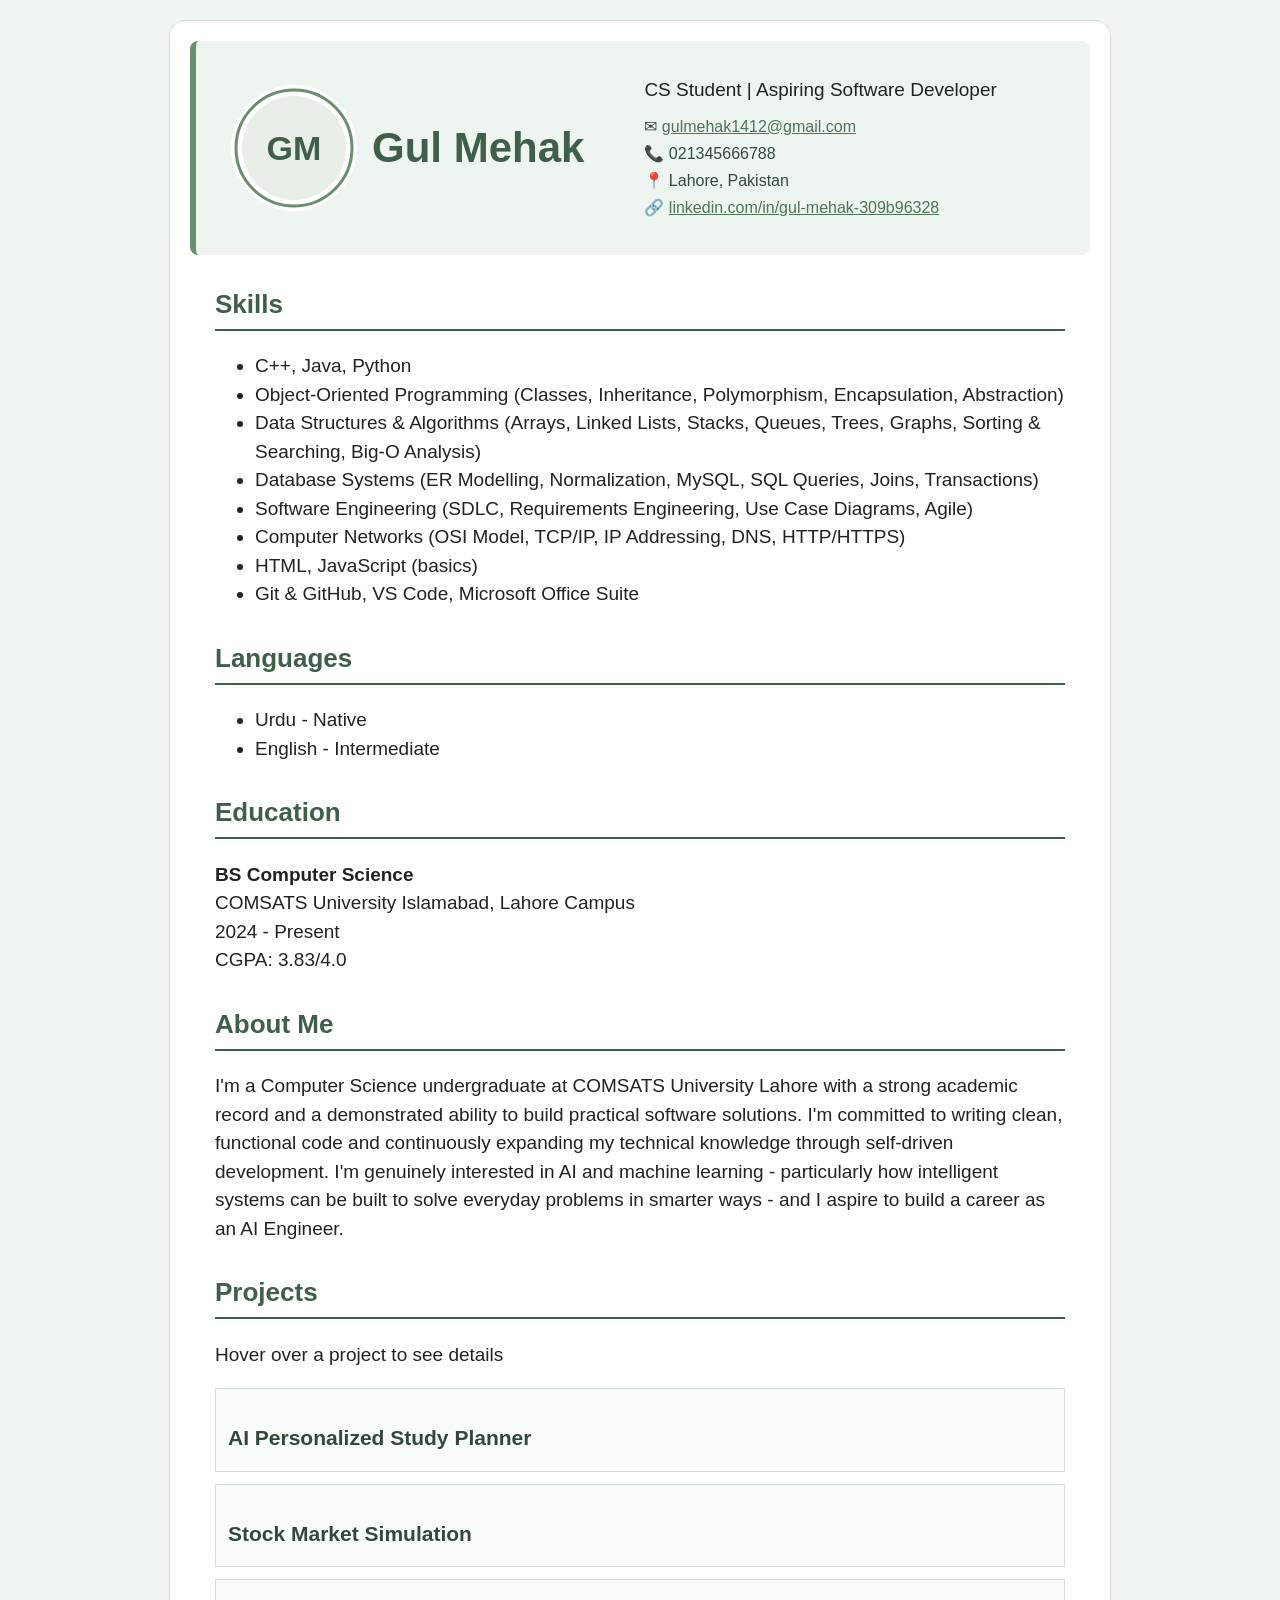
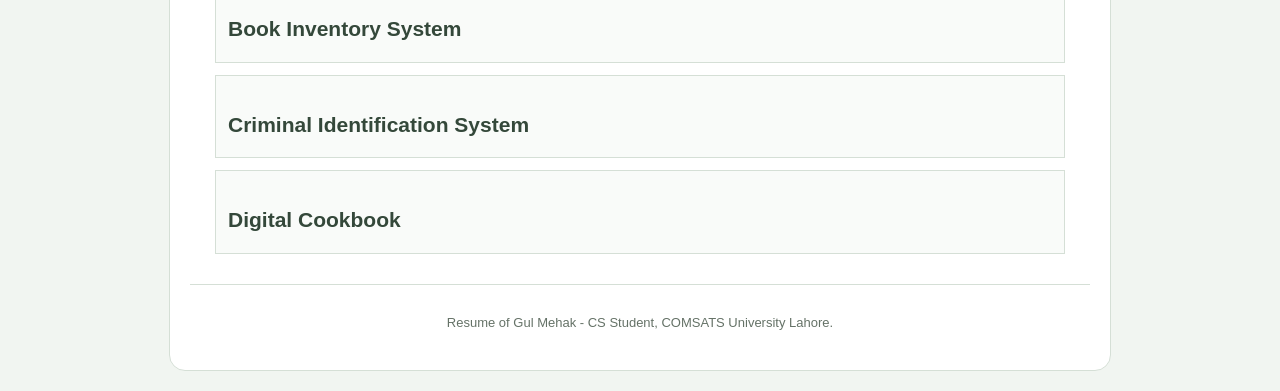
<file: assignment-1/index.html>
<!DOCTYPE html>
<html lang="en">
<head>
  <meta charset="UTF-8">
  <meta name="viewport" content="width=device-width, initial-scale=1.0">
  <title>Gul Mehak - Resume</title>
  <link rel="stylesheet" href="style.css">
</head>
<body>

  <div class="resume">

<header class="header">

  <div class="avatar-wrap">
    <svg class="avatar" viewBox="0 0 120 120" role="img" aria-label="Avatar with initials G M">
      <circle cx="60" cy="60" r="58" class="avatar-ring"></circle>
      <circle cx="60" cy="60" r="52" class="avatar-fill"></circle>
      <text x="60" y="72" text-anchor="middle" class="avatar-initials">GM</text>
    </svg>
  </div>

  <div class="header-text">

    <div class="name-title">

      <h1>Gul Mehak</h1>

      <div class="title-and-contact">

        <p class="job-title">CS Student | Aspiring Software Developer</p>

        <ul class="contact-list">
          <li>✉ <a href="mailto:gulmehak1412@gmail.com">gulmehak1412@gmail.com</a></li>
          <li>📞 021345666788</li>
          <li>📍 Lahore, Pakistan</li>
          <li>🔗 <a href="https://www.linkedin.com/in/gul-mehak-309b96328">linkedin.com/in/gul-mehak-309b96328</a></li>
        </ul>

      </div>

    </div>

  </div>

</header>

    <section class="section">
      <h2>Skills</h2>
      <ul>
        <li>C++, Java, Python</li>
        <li>Object-Oriented Programming (Classes, Inheritance, Polymorphism, Encapsulation, Abstraction)</li>
        <li>Data Structures &amp; Algorithms (Arrays, Linked Lists, Stacks, Queues, Trees, Graphs, Sorting &amp; Searching, Big-O Analysis)</li>
        <li>Database Systems (ER Modelling, Normalization, MySQL, SQL Queries, Joins, Transactions)</li>
        <li>Software Engineering (SDLC, Requirements Engineering, Use Case Diagrams, Agile)</li>
        <li>Computer Networks (OSI Model, TCP/IP, IP Addressing, DNS, HTTP/HTTPS)</li>
        <li>HTML, JavaScript (basics)</li>
        <li>Git &amp; GitHub, VS Code, Microsoft Office Suite</li>
      </ul>
    </section>

    <section class="section">
      <h2>Languages</h2>
      <ul>
        <li>Urdu - Native</li>
        <li>English - Intermediate</li>
      </ul>
    </section>

    <section class="section">
      <h2>Education</h2>
      <p>
        <strong>BS Computer Science</strong><br>
        COMSATS University Islamabad, Lahore Campus<br>
        2024 - Present<br>
        CGPA: 3.83/4.0
      </p>
    </section>

    <section class="section">
      <h2>About Me</h2>
      <p>
        I'm a Computer Science undergraduate at COMSATS University Lahore with a strong
        academic record and a demonstrated ability to build practical software solutions.
        I'm committed to writing clean, functional code and continuously expanding my
        technical knowledge through self-driven development. I'm genuinely interested in
        AI and machine learning - particularly how intelligent systems can be built to
        solve everyday problems in smarter ways - and I aspire to build a career as an
        AI Engineer.
      </p>
    </section>

    <section class="section">
      <h2>Projects</h2>
<p class="hover-hint">Hover over a project to see details</p>

<div class="entry">

    <h3>AI Personalized Study Planner</h3>
    <div class="project-description">
          <p>A smart study planner that takes a student's subjects, deadlines, and daily availability and builds a tailored schedule around them, using the ChatGPT API to power the recommendation engine.</p>
    <p class="tech">Technologies: Python</p>
    </div>
</div>

      <div class="entry">

        <h3>Stock Market Simulation</h3>    
        <div class="project-description">
                  <p>Simulates a live trading environment where users can buy and sell stocks, monitor prices, and track their portfolio through a GUI, using queues and hash maps to handle real-time updates.</p>
        <p class="tech">Technologies: Java, JavaFX, Data Structures</p>

        </div>
      </div>

      <div class="entry">

        <h3>Book Inventory System</h3>
        <div class="project-description">
                  <p>A database-backed system to manage a library's full book catalog, structured using ER modelling and normalization to keep queries fast and data consistent.</p>
        <p class="tech">Technologies: MySQL, SQL, Database Design</p>
        </div>


      </div>

      <div class="entry">
       
        <h3>Criminal Identification System</h3></summary>
        <div class="project-description">
        <p>A face-detection tool that scans a live feed, matches faces against a stored database, and pulls up the corresponding criminal record, with form-display functionality for officers.</p>
        <p class="tech">Technologies: Java, OpenCV, JavaFX</p>
        </div>
      </div>

      <div class="entry">
        <h3>Digital Cookbook</h3>
        <div class="project-description">
                  <p>A desktop app for managing recipes, where users can add, edit, and search through their collection with a straightforward interface.</p>
        <p class="tech">Technologies: C++</p>
        </div>
      </div>
    </section>

    <footer class="footer">
      <p>Resume of Gul Mehak - CS Student, COMSATS University Lahore.</p>
    </footer>

  </div>

</body>
</html>
</file>
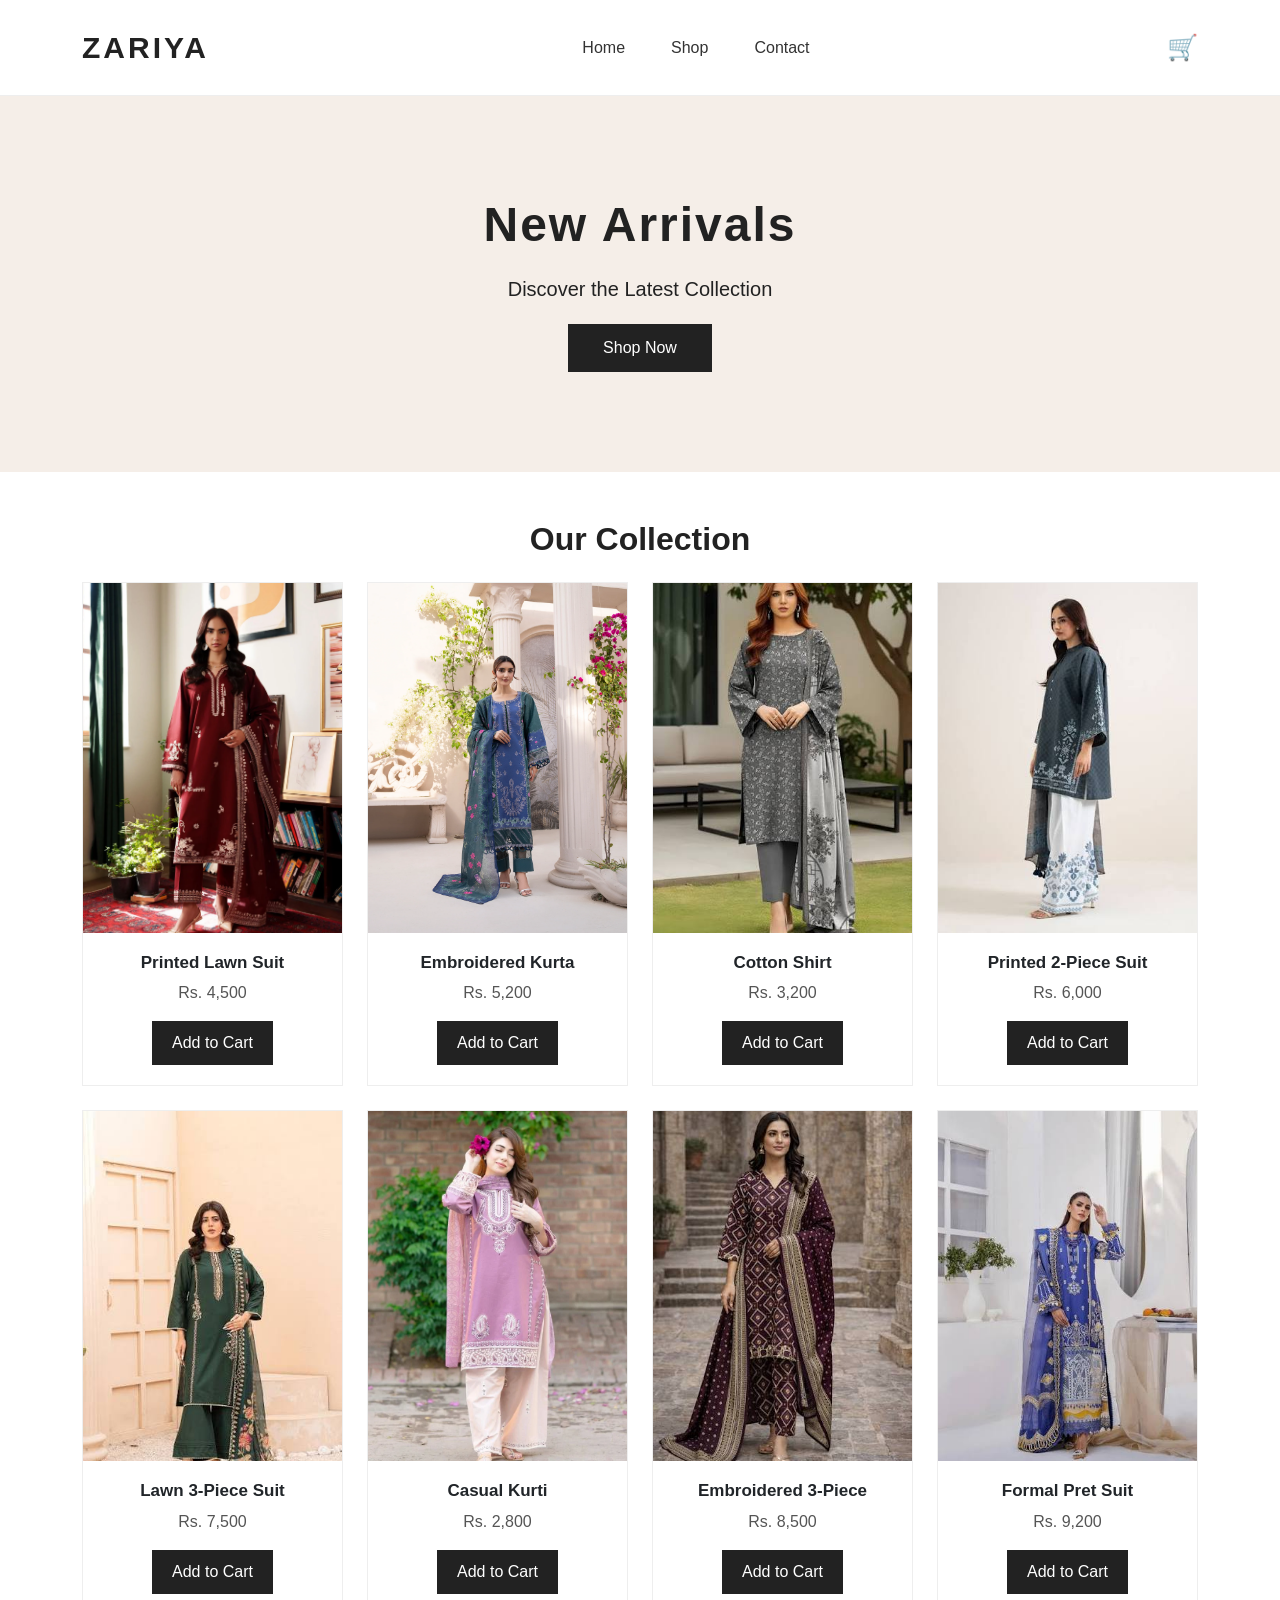
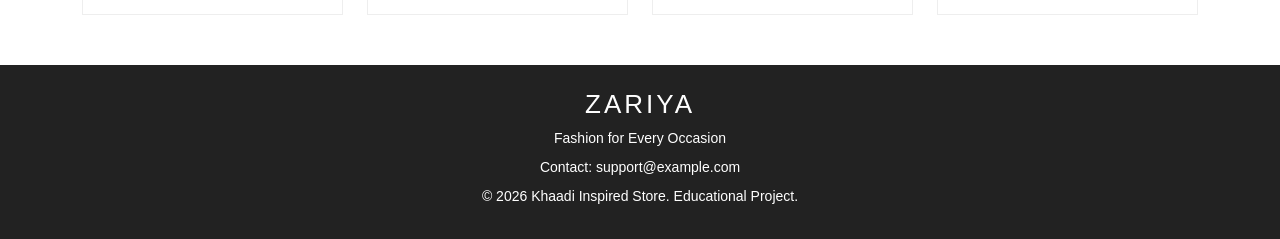
<file: assignment-2/index.html>
<!DOCTYPE html>
<html lang="en">
<head>
	<meta charset="UTF-8">
	<meta name="viewport" content="width=device-width, initial-scale=1.0">
	<title>Zariya | Women's Clothing</title>

	<!-- Bootstrap CSS -->
	<link href="https://cdn.jsdelivr.net/npm/bootstrap@5.3.3/dist/css/bootstrap.min.css" rel="stylesheet">

	<!-- Our CSS -->
	<link rel="stylesheet" href="style.css">
</head>

<body>

<!-- Header -->
<header>
	<nav class="navbar navbar-expand-lg navbar-light bg-white">
		<div class="container">

			<a class="navbar-brand" href="index.html">ZARIYA</a>

			<!-- Mobile Menu Button -->
			<button class="navbar-toggler" type="button"
				data-bs-toggle="collapse"
				data-bs-target="#navbarMenu"
				aria-controls="navbarMenu"
				aria-expanded="false"
				aria-label="Toggle navigation">

				<span class="navbar-toggler-icon"></span>

			</button>

			<!-- Navigation Links -->
			<div class="collapse navbar-collapse" id="navbarMenu">

				<div class="navbar-nav mx-auto">
					<a class="nav-link" href="index.html">Home</a>
					<a class="nav-link" href="index.html#products">Shop</a>
					<a class="nav-link" href="#footer">Contact</a>
				</div>

				<span class="cart-icon">🛒</span>

			</div>

		</div>
	</nav>
</header>

	<!-- Banner -->
	<section class="banner text-center">
		<h1>New Arrivals</h1>
		<p>Discover the Latest Collection</p>
		<a href="#products" class="btn btn-dark">Shop Now</a>
	</section>

	<!-- Products -->
	<section class="container my-5" id="products">

		<h2 class="text-center mb-4">Our Collection</h2>

		<div class="row g-4">

			<!-- Product 1 -->
			<div class="col-12 col-md-6 col-lg-3">
				<div class="card h-100">
					<a href="product.html">
						<img src="images/product1.webp" class="card-img-top" alt="Printed Lawn Suit">
					</a>
					<div class="card-body text-center">
						<h5 class="card-title">Printed Lawn Suit</h5>
						<p class="card-text">Rs. 4,500</p>
						<a href="product.html" class="btn btn-dark">Add to Cart</a>
					</div>
				</div>
			</div>

			<!-- Product 2 -->
			<div class="col-12 col-md-6 col-lg-3">
				<div class="card h-100">
					<img src="images/product2.webp" class="card-img-top" alt="Embroidered Kurta">
					<div class="card-body text-center">
						<h5 class="card-title">Embroidered Kurta</h5>
						<p class="card-text">Rs. 5,200</p>
						<button class="btn btn-dark">Add to Cart</button>
					</div>
				</div>
			</div>

			<!-- Product 3 -->
			<div class="col-12 col-md-6 col-lg-3">
				<div class="card h-100">
					<img src="images/product3.jfif" class="card-img-top" alt="Cotton Shirt">
					<div class="card-body text-center">
						<h5 class="card-title">Cotton Shirt</h5>
						<p class="card-text">Rs. 3,200</p>
						<button class="btn btn-dark">Add to Cart</button>
					</div>
				</div>
			</div>

			<!-- Product 4 -->
			<div class="col-12 col-md-6 col-lg-3">
				<div class="card h-100">
					<img src="images/product4.jfif" class="card-img-top" alt="Printed 2-Piece Suit">
					<div class="card-body text-center">
						<h5 class="card-title">Printed 2-Piece Suit</h5>
						<p class="card-text">Rs. 6,000</p>
						<button class="btn btn-dark">Add to Cart</button>
					</div>
				</div>
			</div>

			<!-- Product 5 -->
			<div class="col-12 col-md-6 col-lg-3">
				<div class="card h-100">
					<img src="images/product5.jfif" class="card-img-top" alt="Lawn 3-Piece Suit">
					<div class="card-body text-center">
						<h5 class="card-title">Lawn 3-Piece Suit</h5>
						<p class="card-text">Rs. 7,500</p>
						<button class="btn btn-dark">Add to Cart</button>
					</div>
				</div>
			</div>

			<!-- Product 6 -->
			<div class="col-12 col-md-6 col-lg-3">
				<div class="card h-100">
					<img src="images/product6.webp" class="card-img-top" alt="Casual Kurti">
					<div class="card-body text-center">
						<h5 class="card-title">Casual Kurti</h5>
						<p class="card-text">Rs. 2,800</p>
						<button class="btn btn-dark">Add to Cart</button>
					</div>
				</div>
			</div>

			<!-- Product 7 -->
			<div class="col-12 col-md-6 col-lg-3">
				<div class="card h-100">
					<img src="images/product7.jfif" class="card-img-top" alt="Embroidered 3-Piece">
					<div class="card-body text-center">
						<h5 class="card-title">Embroidered 3-Piece</h5>
						<p class="card-text">Rs. 8,500</p>
						<button class="btn btn-dark">Add to Cart</button>
					</div>
				</div>
			</div>

			<!-- Product 8 -->
			<div class="col-12 col-md-6 col-lg-3">
				<div class="card h-100">
					<img src="images/product8.jfif" class="card-img-top" alt="Formal Pret Suit">
					<div class="card-body text-center">
						<h5 class="card-title">Formal Pret Suit</h5>
						<p class="card-text">Rs. 9,200</p>
						<button class="btn btn-dark">Add to Cart</button>
					</div>
				</div>
			</div>

		</div>
	</section>

	<!-- Footer -->
	<footer id="footer" class="text-center p-4">
		<h4>ZARIYA</h4>
		<p>Fashion for Every Occasion</p>
		<p>Contact: support@example.com</p>
		<p>&copy; 2026 Khaadi Inspired Store. Educational Project.</p>
	</footer>
	<script src="https://cdn.jsdelivr.net/npm/bootstrap@5.3.3/dist/js/bootstrap.bundle.min.js"></script>
</body>
</html>
</file>
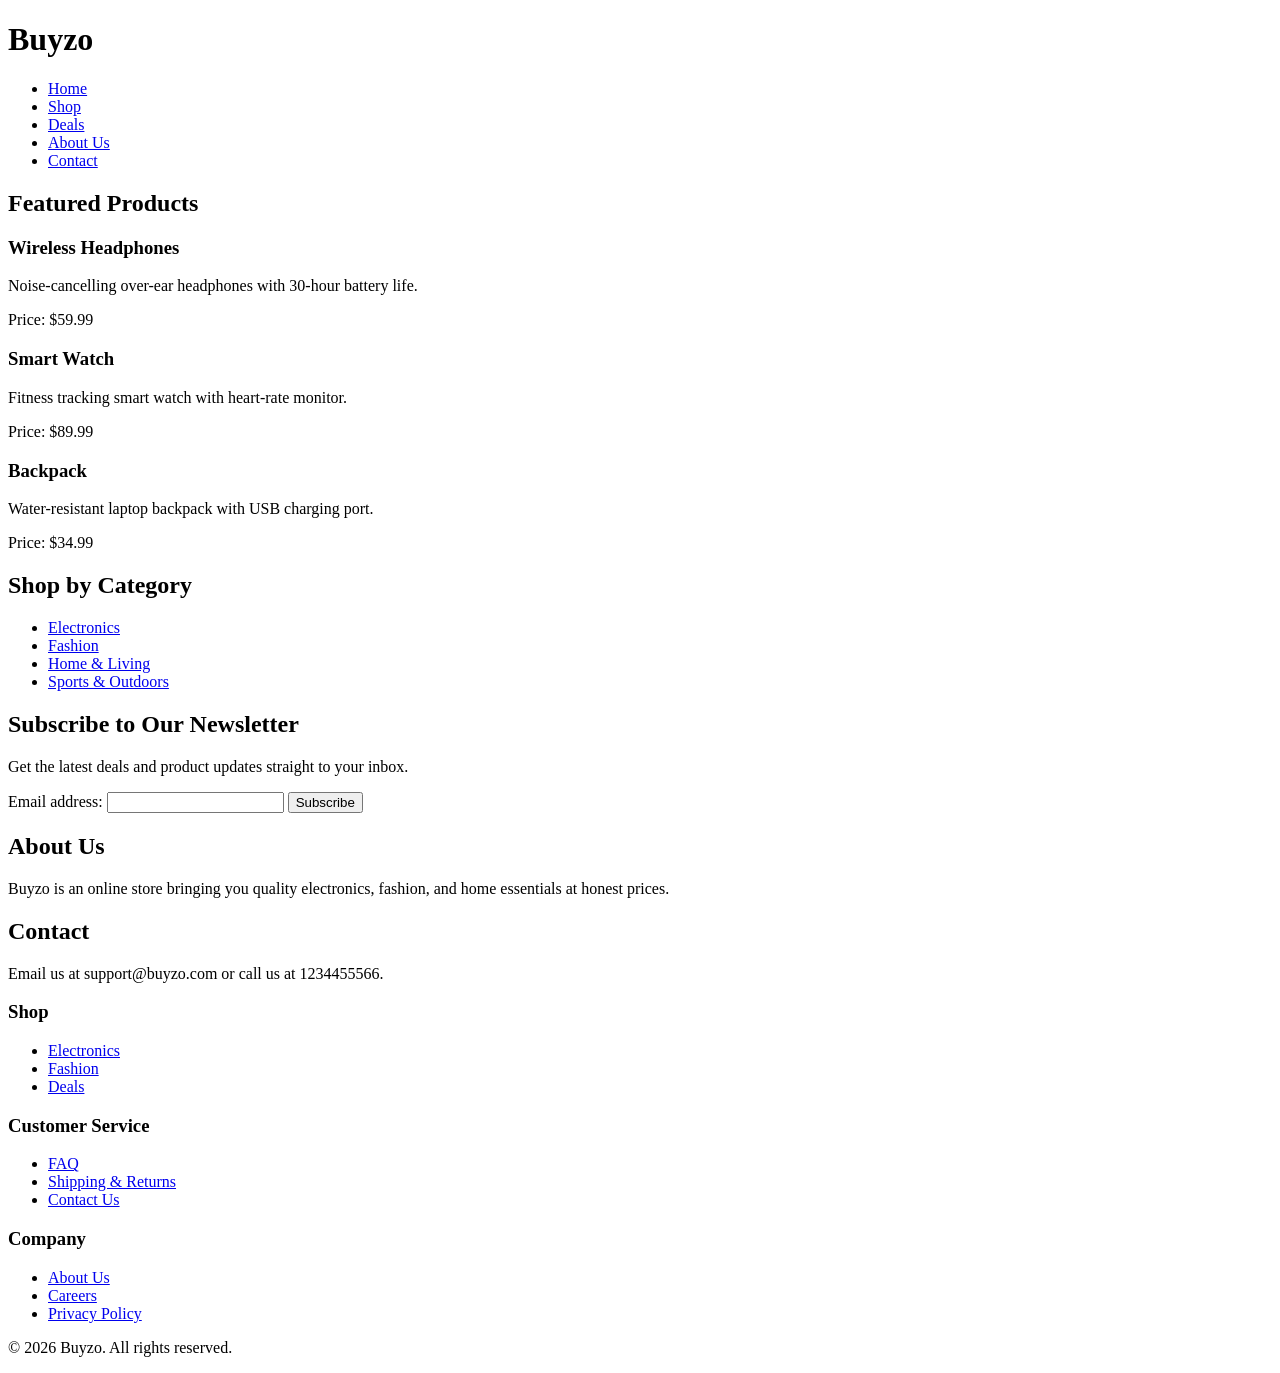
<file: lab-1/index.html>
<!DOCTYPE html>
<html lang="en">
<head>
  <meta charset="UTF-8">
  <meta name="viewport" content="width=device-width, initial-scale=1.0">
  <title>Buyzo - Home</title>
</head>
<body>

  <header id="top">
    <h1>Buyzo</h1>
    <nav>
      <ul>
        <li><a href="#top">Home</a></li>
        <li><a href="#categories">Shop</a></li>
        <li><a href="#featured-products">Deals</a></li>
        <li><a href="#about">About Us</a></li>
        <li><a href="#contact">Contact</a></li>
      </ul>
    </nav>
  </header>

  <main>

    <section id="featured-products">
      <h2>Featured Products</h2>
      <article>
        <h3>Wireless Headphones</h3>
        <p>Noise-cancelling over-ear headphones with 30-hour battery life.</p>
        <p>Price: $59.99</p>
      </article>
      <article>
        <h3>Smart Watch</h3>
        <p>Fitness tracking smart watch with heart-rate monitor.</p>
        <p>Price: $89.99</p>
      </article>
      <article>
        <h3>Backpack</h3>
        <p>Water-resistant laptop backpack with USB charging port.</p>
        <p>Price: $34.99</p>
      </article>
    </section>

    <section id="categories">
      <h2>Shop by Category</h2>
      <ul>
        <li><a href="#electronics">Electronics</a></li>
        <li><a href="#fashion">Fashion</a></li>
        <li><a href="#home-living">Home &amp; Living</a></li>
        <li><a href="#sports">Sports &amp; Outdoors</a></li>
      </ul>
    </section>

    <section id="newsletter">
      <h2>Subscribe to Our Newsletter</h2>
      <p>Get the latest deals and product updates straight to your inbox.</p>
      <form action="#" method="post">
        <label for="newsletter-email">Email address:</label>
        <input type="email" id="newsletter-email" name="email" required>
        <button type="submit">Subscribe</button>
      </form>
    </section>

    <section id="about">
      <h2>About Us</h2>
      <p>Buyzo is an online store bringing you quality electronics, fashion, and home essentials at honest prices.</p>
    </section>

    <section id="contact">
      <h2>Contact</h2>
      <p>Email us at support@buyzo.com or call us at 1234455566.</p>
    </section>

  </main>

  <footer>
    <div>
      <h3>Shop</h3>
      <ul>
        <li><a href="#categories">Electronics</a></li>
        <li><a href="#categories">Fashion</a></li>
        <li><a href="#featured-products">Deals</a></li>
      </ul>
    </div>

    <div>
      <h3>Customer Service</h3>
      <ul>
        <li><a href="#faq">FAQ</a></li>
        <li><a href="#shipping">Shipping &amp; Returns</a></li>
        <li><a href="#contact">Contact Us</a></li>
      </ul>
    </div>

    <div>
      <h3>Company</h3>
      <ul>
        <li><a href="#about">About Us</a></li>
        <li><a href="#careers">Careers</a></li>
        <li><a href="#privacy">Privacy Policy</a></li>
      </ul>
    </div>

    <p>&copy; 2026 Buyzo. All rights reserved.</p>
  </footer>

</body>
</html>
</file>
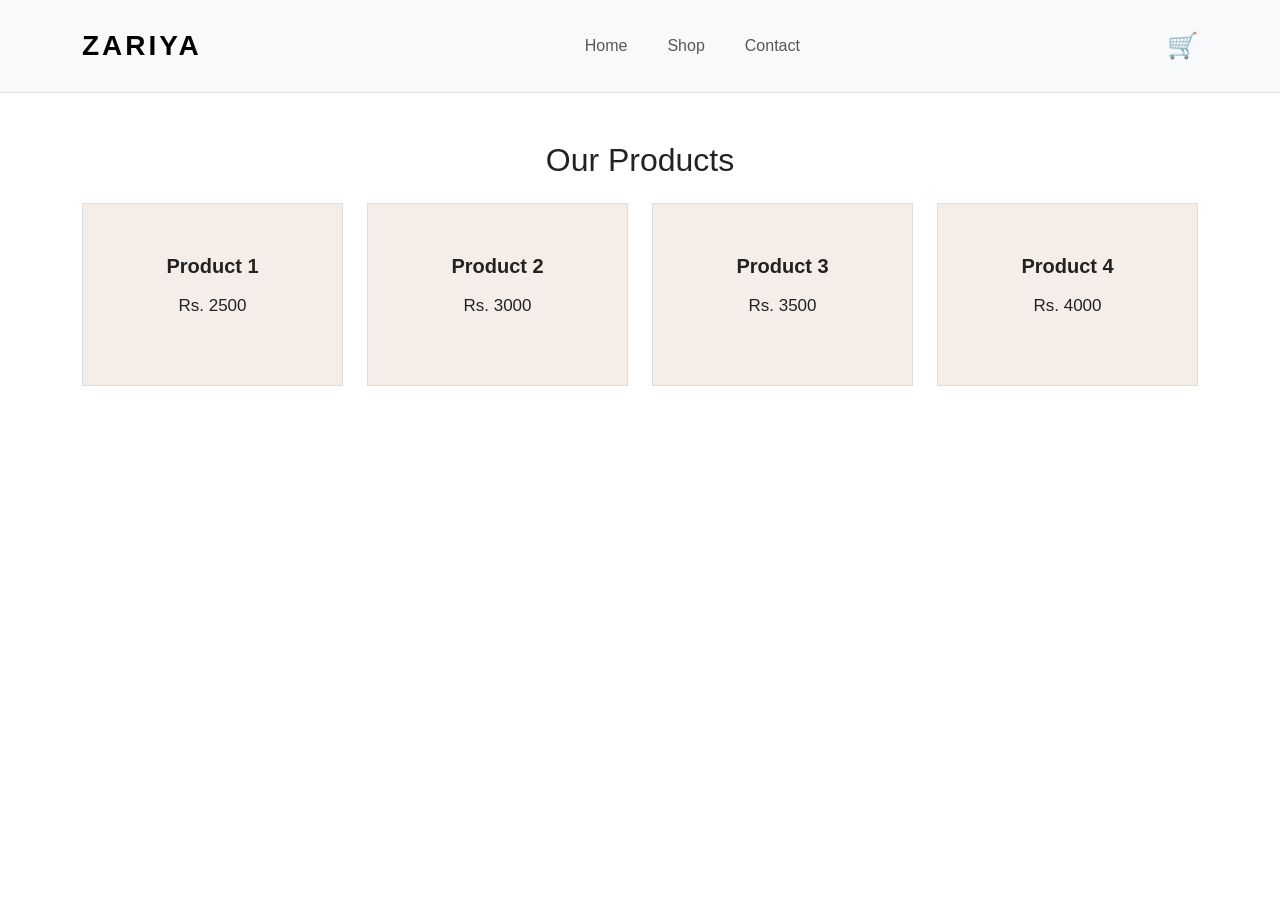
<file: lab-2/index.html>
<!DOCTYPE html>
<html lang="en">

<head>
	<meta charset="UTF-8">
	<meta name="viewport" content="width=device-width, initial-scale=1.0">

	<title>Lab 2 - Responsive Navbar and Grid</title>

	<!-- Bootstrap CSS -->
	<link
		href="https://cdn.jsdelivr.net/npm/bootstrap@5.3.3/dist/css/bootstrap.min.css"
		rel="stylesheet">

	<!-- Custom CSS -->
	<link rel="stylesheet" href="style.css">
</head>

<body>

	<!-- Navbar -->
	<nav class="navbar navbar-expand-md bg-light">
		<div class="container">

			<a class="navbar-brand" href="#">ZARIYA</a>

			<!-- Hamburger Button -->
			<button class="navbar-toggler" type="button"
				data-bs-toggle="collapse"
				data-bs-target="#navbarMenu"
				aria-controls="navbarMenu"
				aria-expanded="false"
				aria-label="Toggle navigation">

				<span class="navbar-toggler-icon"></span>
			</button>

			<!-- Navigation Links -->
			<div class="collapse navbar-collapse" id="navbarMenu">

				<ul class="navbar-nav mx-auto">

					<li class="nav-item">
						<a class="nav-link" href="#">Home</a>
					</li>

					<li class="nav-item">
						<a class="nav-link" href="#products">Shop</a>
					</li>

					<li class="nav-item">
						<a class="nav-link" href="#">Contact</a>
					</li>

				</ul>

				<!-- Cart Icon -->
				<span class="cart-icon">🛒</span>

			</div>

		</div>
	</nav>


	<!-- Product Section -->
	<section id="products" class="container my-5">

		<h2 class="text-center mb-4">Our Products</h2>

		<div class="row g-4">

			<!-- Product 1 -->
			<div class="col-12 col-md-6 col-lg-3">
				<div class="product-card">
					<h4>Product 1</h4>
					<p>Rs. 2500</p>
				</div>
			</div>

			<!-- Product 2 -->
			<div class="col-12 col-md-6 col-lg-3">
				<div class="product-card">
					<h4>Product 2</h4>
					<p>Rs. 3000</p>
				</div>
			</div>

			<!-- Product 3 -->
			<div class="col-12 col-md-6 col-lg-3">
				<div class="product-card">
					<h4>Product 3</h4>
					<p>Rs. 3500</p>
				</div>
			</div>

			<!-- Product 4 -->
			<div class="col-12 col-md-6 col-lg-3">
				<div class="product-card">
					<h4>Product 4</h4>
					<p>Rs. 4000</p>
				</div>
			</div>

		</div>

	</section>


	<!-- Bootstrap JavaScript -->
	<script src="https://cdn.jsdelivr.net/npm/bootstrap@5.3.3/dist/js/bootstrap.bundle.min.js"></script>

</body>

</html>
</file>
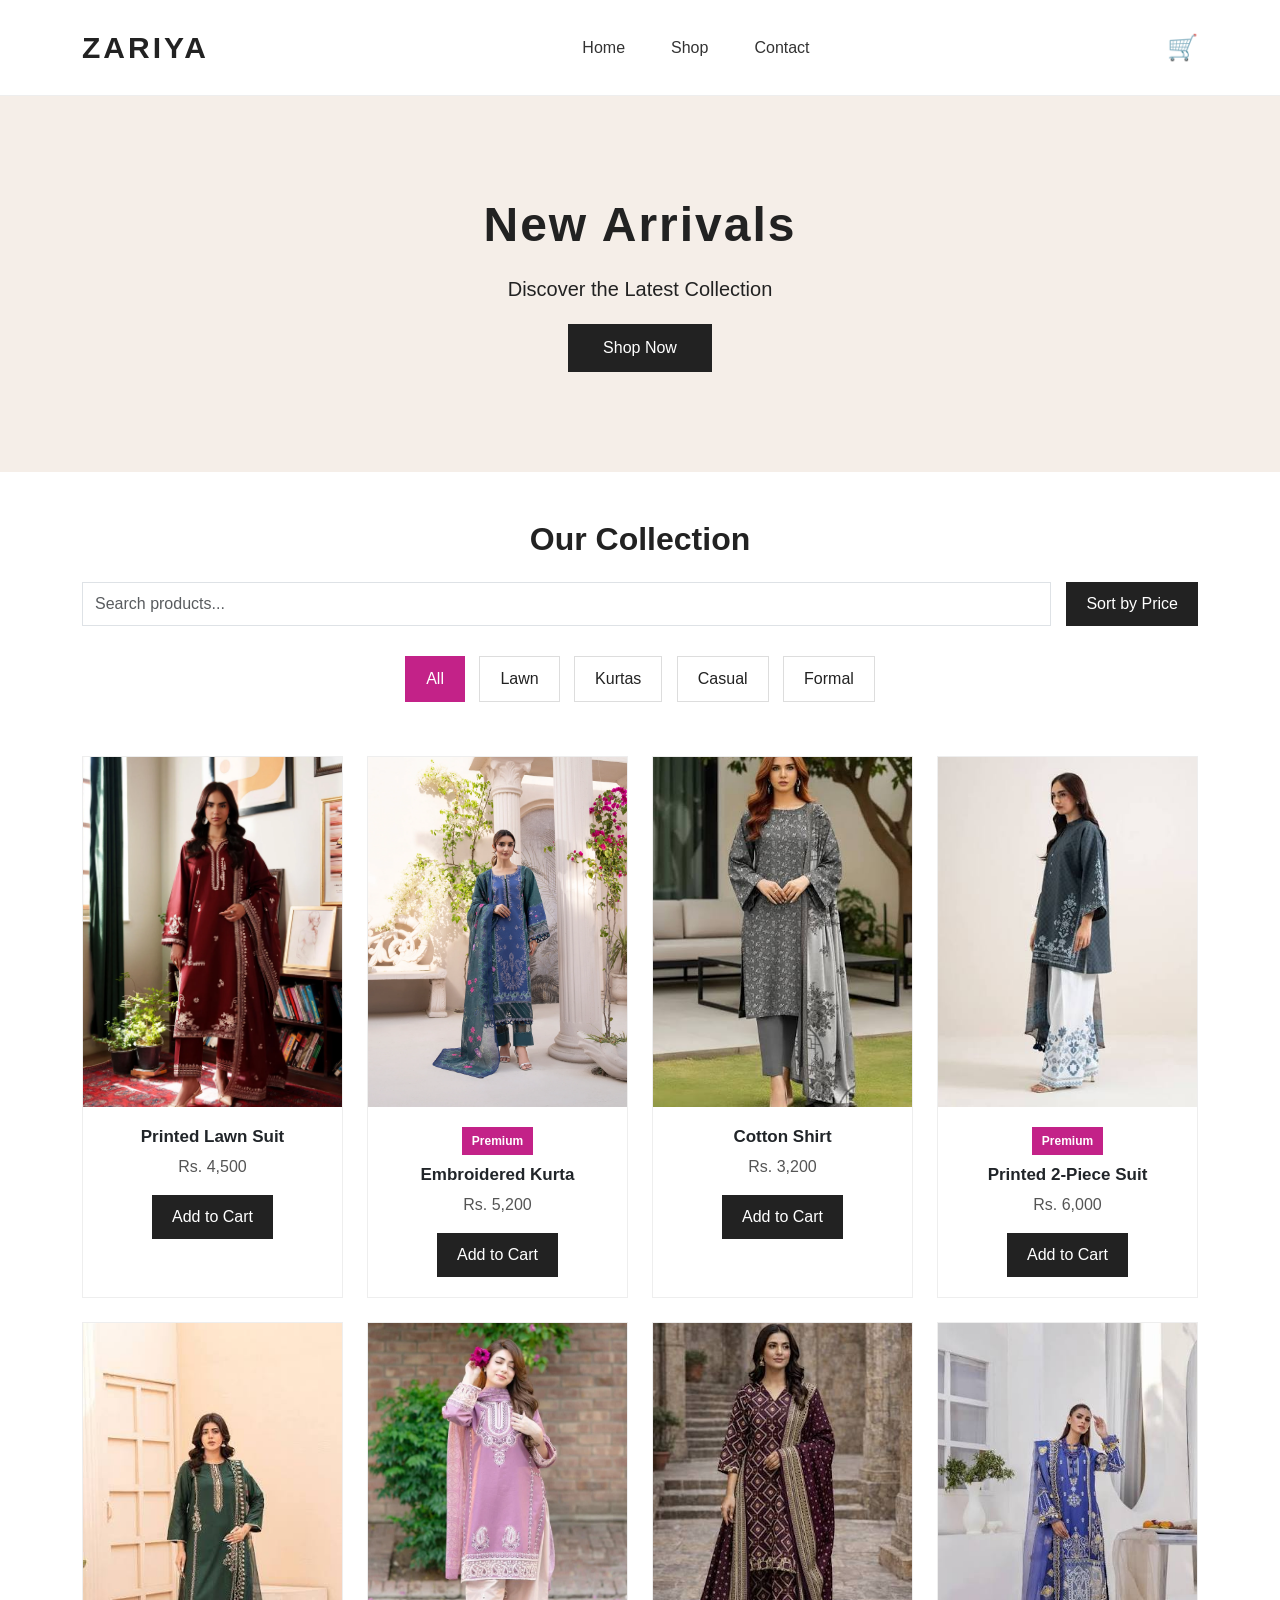
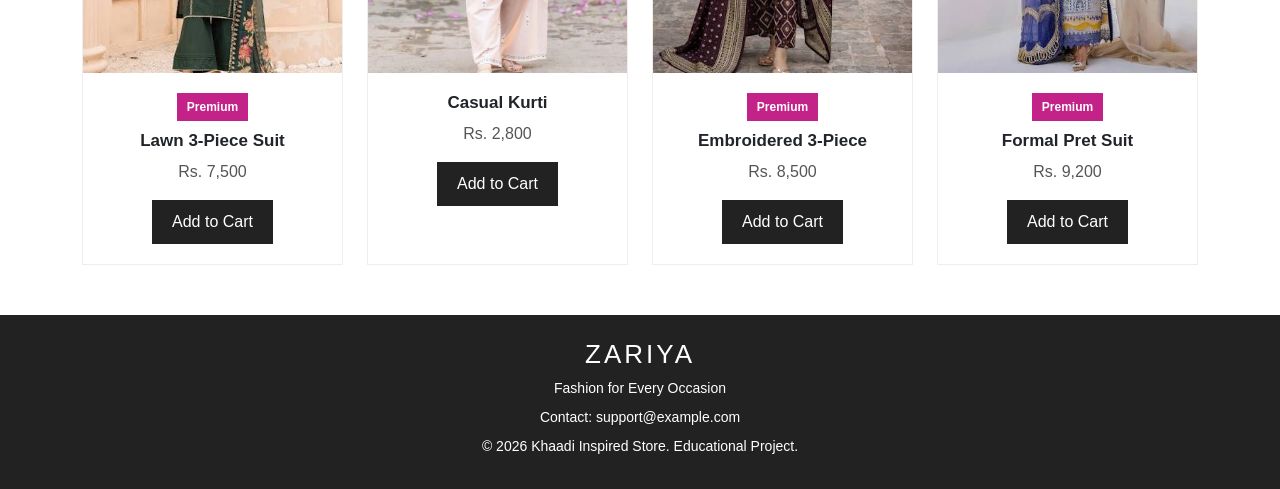
<file: midterm-lab-exam/index.html>
<!DOCTYPE html>
<html lang="en">
<head>
	<meta charset="UTF-8">
	<meta name="viewport" content="width=device-width, initial-scale=1.0">
	<title>Zariya | Women's Clothing</title>

	<!-- Bootstrap CSS -->
	<link href="https://cdn.jsdelivr.net/npm/bootstrap@5.3.3/dist/css/bootstrap.min.css" rel="stylesheet">

	<!-- Our CSS -->
	<link rel="stylesheet" href="style.css">
</head>

<body>

	<!-- Header -->
	<header>
		<nav class="navbar navbar-expand-lg navbar-light bg-white">
			<div class="container">

				<a class="navbar-brand" href="index.html">ZARIYA</a>

				<!-- Mobile Menu Button -->
				<button class="navbar-toggler" type="button"
					data-bs-toggle="collapse"
					data-bs-target="#navbarMenu"
					aria-controls="navbarMenu"
					aria-expanded="false"
					aria-label="Toggle navigation">

					<span class="navbar-toggler-icon"></span>
				</button>

				<!-- Navigation Links -->
				<div class="collapse navbar-collapse" id="navbarMenu">

					<div class="navbar-nav mx-auto">
						<a class="nav-link" href="index.html">Home</a>
						<a class="nav-link" href="index.html#products">Shop</a>
						<a class="nav-link" href="#footer">Contact</a>
					</div>

					<span class="cart-icon">🛒</span>

				</div>

			</div>
		</nav>
	</header>

	<!-- Banner -->
	<section class="banner text-center">
		<h1>New Arrivals</h1>
		<p>Discover the Latest Collection</p>
		<a href="#products" class="btn btn-dark">Shop Now</a>
	</section>

	<!-- Products -->
	<section class="container my-5" id="products">

		<h2 class="text-center mb-4">Our Collection</h2>

		<!-- Task 3: Search and Sort -->
		<div class="search-sort-controls">

			<input type="text"
				id="searchInput"
				class="form-control"
				placeholder="Search products...">

			<button type="button" id="sortButton" class="btn btn-dark">
				Sort by Price
			</button>

		</div>

		<!-- Task 1: CSS-only Category Filter -->
		<div class="category-filter">

			<!-- Radio Buttons -->
			<input type="radio" name="category" id="all" checked>
			<label for="all">All</label>

			<input type="radio" name="category" id="lawn">
			<label for="lawn">Lawn</label>

			<input type="radio" name="category" id="kurtas">
			<label for="kurtas">Kurtas</label>

			<input type="radio" name="category" id="casual">
			<label for="casual">Casual</label>

			<input type="radio" name="category" id="formal">
			<label for="formal">Formal</label>

			<!-- Product Grid -->
			<div class="row g-4 product-grid">

				<!-- Product 1: Lawn -->
				<div class="col-12 col-md-6 col-lg-3 lawn">
					<div class="card h-100">
						<a href="product.html">
							<img src="images/product1.webp" class="card-img-top" alt="Printed Lawn Suit">
						</a>
						<div class="card-body text-center">
							<h5 class="card-title">Printed Lawn Suit</h5>
							<p class="card-text">Rs. 4,500</p>
							<a href="product.html" class="btn btn-dark">Add to Cart</a>
						</div>
					</div>
				</div>

				<!-- Product 2: Kurtas -->
				<div class="col-12 col-md-6 col-lg-3 kurtas">
					<div class="card h-100">
						<img src="images/product2.webp" class="card-img-top" alt="Embroidered Kurta">
						<div class="card-body text-center">
							<h5 class="card-title">Embroidered Kurta</h5>
							<p class="card-text">Rs. 5,200</p>
							<button class="btn btn-dark">Add to Cart</button>
						</div>
					</div>
				</div>

				<!-- Product 3: Casual -->
				<div class="col-12 col-md-6 col-lg-3 casual">
					<div class="card h-100">
						<img src="images/product3.jfif" class="card-img-top" alt="Cotton Shirt">
						<div class="card-body text-center">
							<h5 class="card-title">Cotton Shirt</h5>
							<p class="card-text">Rs. 3,200</p>
							<button class="btn btn-dark">Add to Cart</button>
						</div>
					</div>
				</div>

				<!-- Product 4: Casual -->
				<div class="col-12 col-md-6 col-lg-3 casual">
					<div class="card h-100">
						<img src="images/product4.jfif" class="card-img-top" alt="Printed 2-Piece Suit">
						<div class="card-body text-center">
							<h5 class="card-title">Printed 2-Piece Suit</h5>
							<p class="card-text">Rs. 6,000</p>
							<button class="btn btn-dark">Add to Cart</button>
						</div>
					</div>
				</div>

				<!-- Product 5: Lawn -->
				<div class="col-12 col-md-6 col-lg-3 lawn">
					<div class="card h-100">
						<img src="images/product5.jfif" class="card-img-top" alt="Lawn 3-Piece Suit">
						<div class="card-body text-center">
							<h5 class="card-title">Lawn 3-Piece Suit</h5>
							<p class="card-text">Rs. 7,500</p>
							<button class="btn btn-dark">Add to Cart</button>
						</div>
					</div>
				</div>

				<!-- Product 6: Kurtas -->
				<div class="col-12 col-md-6 col-lg-3 kurtas">
					<div class="card h-100">
						<img src="images/product6.webp" class="card-img-top" alt="Casual Kurti">
						<div class="card-body text-center">
							<h5 class="card-title">Casual Kurti</h5>
							<p class="card-text">Rs. 2,800</p>
							<button class="btn btn-dark">Add to Cart</button>
						</div>
					</div>
				</div>

				<!-- Product 7: Formal -->
				<div class="col-12 col-md-6 col-lg-3 formal">
					<div class="card h-100">
						<img src="images/product7.jfif" class="card-img-top" alt="Embroidered 3-Piece">
						<div class="card-body text-center">
							<h5 class="card-title">Embroidered 3-Piece</h5>
							<p class="card-text">Rs. 8,500</p>
							<button class="btn btn-dark">Add to Cart</button>
						</div>
					</div>
				</div>

				<!-- Product 8: Formal -->
				<div class="col-12 col-md-6 col-lg-3 formal">
					<div class="card h-100">
						<img src="images/product8.jfif" class="card-img-top" alt="Formal Pret Suit">
						<div class="card-body text-center">
							<h5 class="card-title">Formal Pret Suit</h5>
							<p class="card-text">Rs. 9,200</p>
							<button class="btn btn-dark">Add to Cart</button>
						</div>
					</div>
				</div>

			</div>
			<!-- End Product Grid -->
			 <p id="noProducts" class="text-center mt-4" hidden>
				No products found
			</p>

		</div>
		<!-- End Category Filter -->

	</section>

	<!-- Footer -->
	<footer id="footer" class="text-center p-4">
		<h4>ZARIYA</h4>
		<p>Fashion for Every Occasion</p>
		<p>Contact: support@example.com</p>
		<p>&copy; 2026 Khaadi Inspired Store. Educational Project.</p>
	</footer>

	<script src="https://cdn.jsdelivr.net/npm/bootstrap@5.3.3/dist/js/bootstrap.bundle.min.js"></script>
	<script src="script.js"></script>

</body>
</html>
</file>
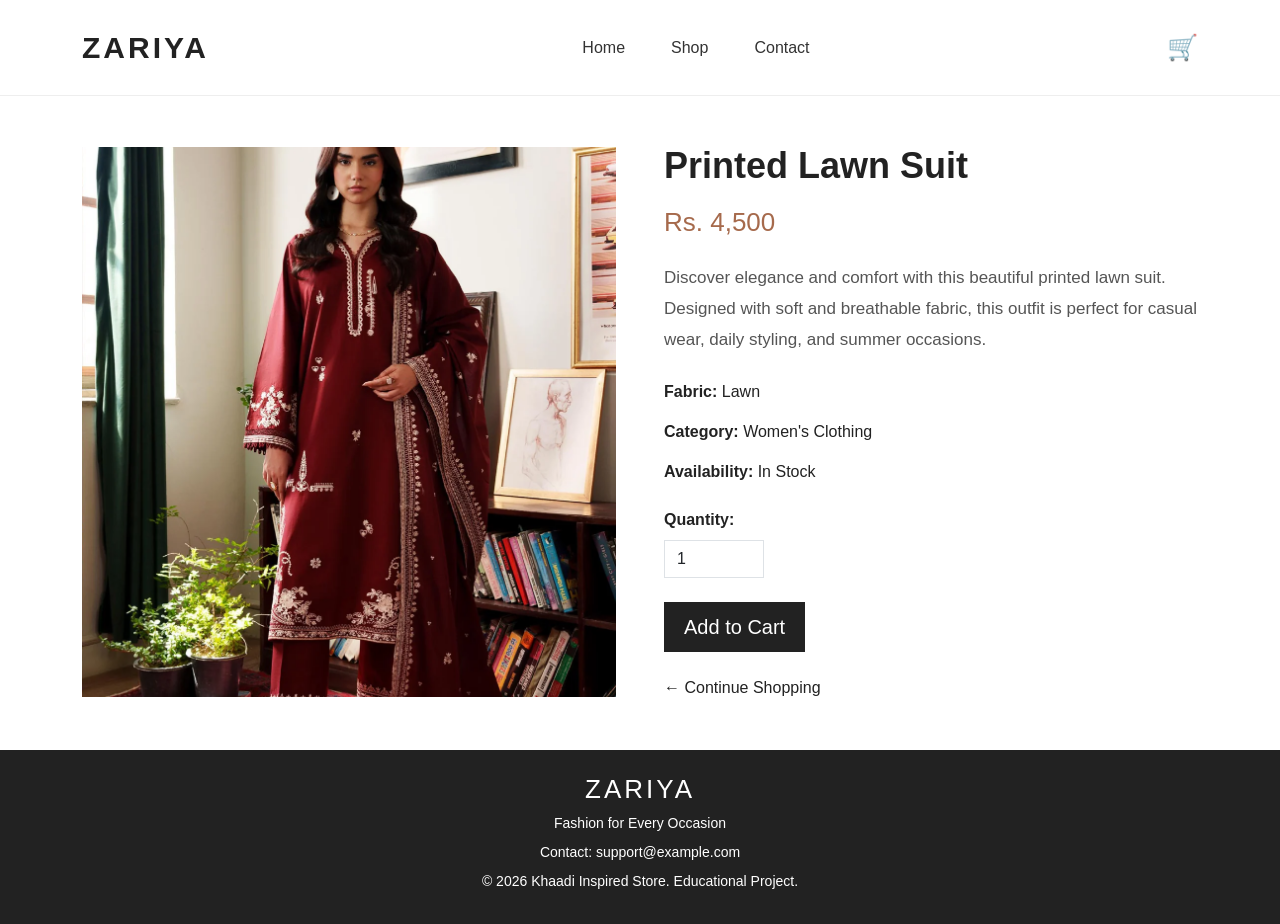
<file: assignment-2/product.html>
<!DOCTYPE html>
<html lang="en">

<head>
	<meta charset="UTF-8">
	<meta name="viewport" content="width=device-width, initial-scale=1.0">
	<title>Printed Lawn Suit | Zariya</title>

	<!-- Bootstrap CSS -->
	<link href="https://cdn.jsdelivr.net/npm/bootstrap@5.3.3/dist/css/bootstrap.min.css" rel="stylesheet">

	<!-- Custom CSS -->
	<link rel="stylesheet" href="style.css">
</head>

<body>

<!-- Header -->
<header>
	<nav class="navbar navbar-expand-lg navbar-light bg-white">
		<div class="container">

			<a class="navbar-brand" href="index.html">ZARIYA</a>

			<!-- Mobile Menu Button -->
			<button class="navbar-toggler" type="button"
				data-bs-toggle="collapse"
				data-bs-target="#navbarMenu"
				aria-controls="navbarMenu"
				aria-expanded="false"
				aria-label="Toggle navigation">

				<span class="navbar-toggler-icon"></span>

			</button>

			<!-- Navigation Links -->
			<div class="collapse navbar-collapse" id="navbarMenu">

				<div class="navbar-nav mx-auto">
					<a class="nav-link" href="index.html">Home</a>
					<a class="nav-link" href="index.html#products">Shop</a>
					<a class="nav-link" href="#footer">Contact</a>
				</div>

				<span class="cart-icon">🛒</span>

			</div>

		</div>
	</nav>
</header>

	<!-- Product Details -->
	<section class="container my-5">

		<div class="row align-items-center g-5">

			<!-- Product Image -->
			<div class="col-12 col-md-6">

				<img src="images/product1.webp"
				     class="img-fluid w-100 product-detail-img"
				     alt="Printed Lawn Suit">

			</div>

			<!-- Product Information -->
			<div class="col-12 col-md-6">

				<h1 class="product-name">Printed Lawn Suit</h1>

				<h3 class="product-price">Rs. 4,500</h3>

				<p class="product-description">
					Discover elegance and comfort with this beautiful
					printed lawn suit. Designed with soft and breathable
					fabric, this outfit is perfect for casual wear,
					daily styling, and summer occasions.
				</p>

				<p><strong>Fabric:</strong> Lawn</p>

				<p><strong>Category:</strong> Women's Clothing</p>

				<p><strong>Availability:</strong> In Stock</p>

				<!-- Quantity Selector -->
				<div class="my-4">

					<label for="quantity" class="form-label">
						<strong>Quantity:</strong>
					</label>

					<input type="number"
					       id="quantity"
					       class="form-control quantity-input"
					       value="1"
					       min="1">

				</div>

				<!-- Add to Cart Button -->
				<button type="button" class="btn btn-dark btn-lg">
					Add to Cart
				</button>

				<!-- Back to Shopping -->
				<div class="mt-4">

					<a href="index.html" class="back-link">
						← Continue Shopping
					</a>

				</div>

			</div>

		</div>

	</section>

	<!-- Footer -->
	<footer id="footer" class="text-center p-4">

		<h4>ZARIYA</h4>

		<p>Fashion for Every Occasion</p>

		<p>Contact: support@example.com</p>

		<p>&copy; 2026 Khaadi Inspired Store. Educational Project.</p>

	</footer>
    <script src="https://cdn.jsdelivr.net/npm/bootstrap@5.3.3/dist/js/bootstrap.bundle.min.js"></script>
</body>
</html>
</file>
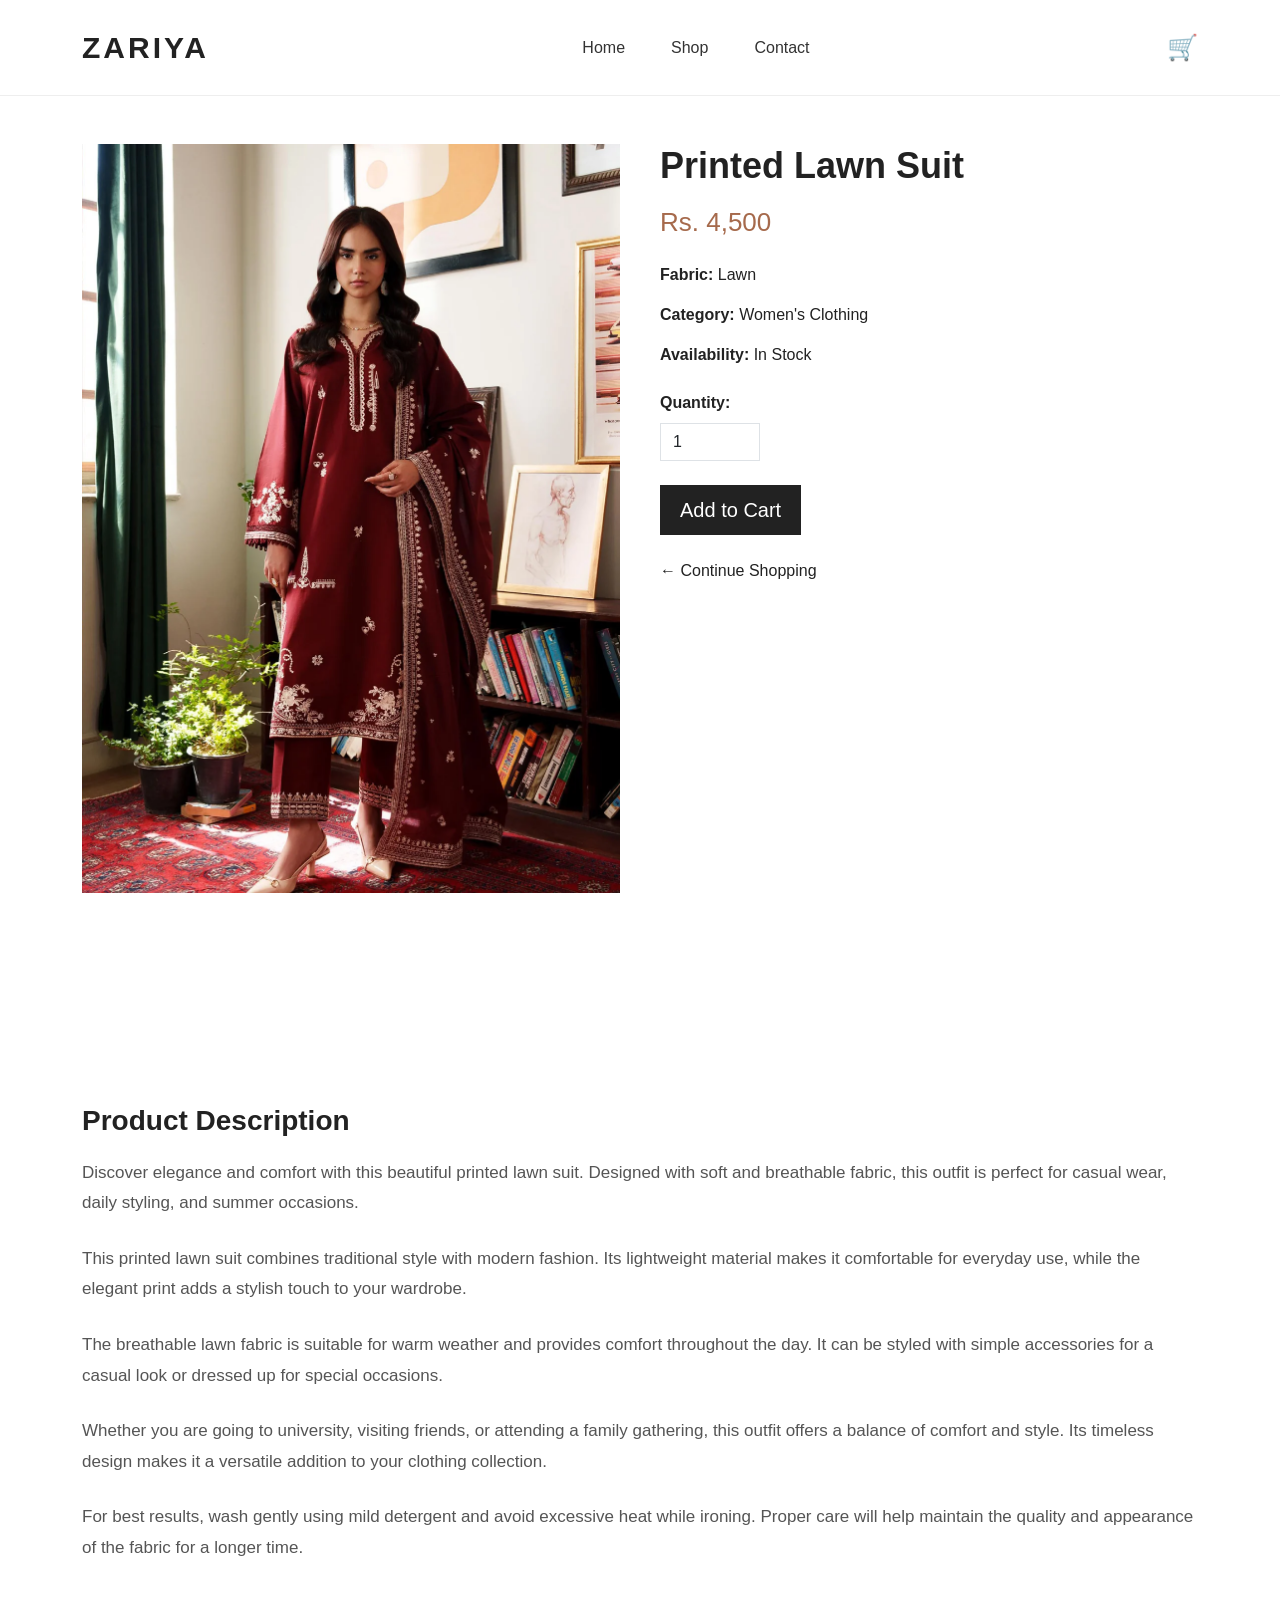
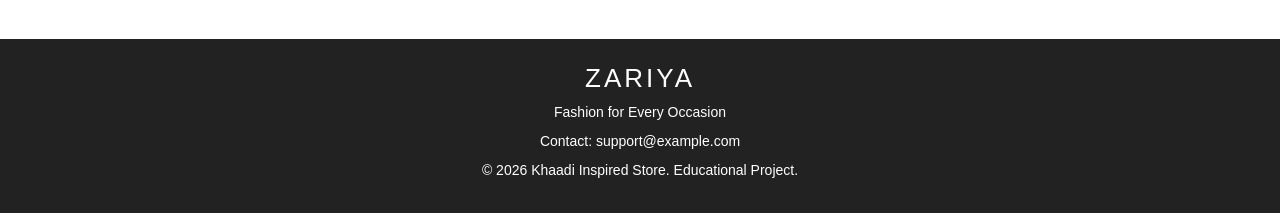
<file: midterm-lab-exam/product.html>
<!DOCTYPE html>
<html lang="en">

<head>
	<meta charset="UTF-8">
	<meta name="viewport" content="width=device-width, initial-scale=1.0">
	<title>Printed Lawn Suit | Zariya</title>

	<!-- Bootstrap CSS -->
	<link href="https://cdn.jsdelivr.net/npm/bootstrap@5.3.3/dist/css/bootstrap.min.css" rel="stylesheet">

	<!-- Custom CSS -->
	<link rel="stylesheet" href="style.css">
</head>

<body>

	<!-- Header -->
	<header>
		<nav class="navbar navbar-expand-lg navbar-light bg-white">
			<div class="container">

				<a class="navbar-brand" href="index.html">ZARIYA</a>

				<!-- Mobile Menu Button -->
				<button class="navbar-toggler" type="button"
					data-bs-toggle="collapse"
					data-bs-target="#navbarMenu"
					aria-controls="navbarMenu"
					aria-expanded="false"
					aria-label="Toggle navigation">

					<span class="navbar-toggler-icon"></span>
				</button>

				<!-- Navigation Links -->
				<div class="collapse navbar-collapse" id="navbarMenu">

					<div class="navbar-nav mx-auto">
						<a class="nav-link" href="index.html">Home</a>
						<a class="nav-link" href="index.html#products">Shop</a>
						<a class="nav-link" href="#footer">Contact</a>
					</div>

					<span class="cart-icon">🛒</span>

				</div>

			</div>
		</nav>
	</header>

	<!-- Task 2: Product Details Using CSS Grid -->
	<section class="container my-5">

		<div class="product-layout">

			<!-- Grid Area: Image -->
			<div class="product-image-area">

				<img src="images/product1.webp"
					class="img-fluid w-100 product-detail-img"
					alt="Printed Lawn Suit">

			</div>

			<!-- Grid Area: Details -->
			<div class="product-details-area">

				<h1 class="product-name">Printed Lawn Suit</h1>

				<h3 class="product-price">Rs. 4,500</h3>

				<p><strong>Fabric:</strong> Lawn</p>

				<p><strong>Category:</strong> Women's Clothing</p>

				<p><strong>Availability:</strong> In Stock</p>

				<!-- Quantity Selector -->
				<div class="my-4">

					<label for="quantity" class="form-label">
						<strong>Quantity:</strong>
					</label>

					<input type="number"
						id="quantity"
						class="form-control quantity-input"
						value="1"
						min="1">

				</div>

				<!-- Add to Cart Button -->
				<button type="button" class="btn btn-dark btn-lg">
					Add to Cart
				</button>

				<!-- Back to Shopping -->
				<div class="mt-4">

					<a href="index.html" class="back-link">
						← Continue Shopping
					</a>

				</div>

			</div>

			<!-- Grid Area: Description -->
			<div class="product-description-area">

				<h2>Product Description</h2>

				<p class="product-description">
					Discover elegance and comfort with this beautiful
					printed lawn suit. Designed with soft and breathable
					fabric, this outfit is perfect for casual wear,
					daily styling, and summer occasions.
				</p>

				<p class="product-description">
					This printed lawn suit combines traditional style
					with modern fashion. Its lightweight material makes
					it comfortable for everyday use, while the elegant
					print adds a stylish touch to your wardrobe.
				</p>

				<p class="product-description">
					The breathable lawn fabric is suitable for warm
					weather and provides comfort throughout the day.
					It can be styled with simple accessories for a
					casual look or dressed up for special occasions.
				</p>

				<p class="product-description">
					Whether you are going to university, visiting
					friends, or attending a family gathering, this
					outfit offers a balance of comfort and style.
					Its timeless design makes it a versatile addition
					to your clothing collection.
				</p>

				<p class="product-description">
					For best results, wash gently using mild detergent
					and avoid excessive heat while ironing. Proper
					care will help maintain the quality and appearance
					of the fabric for a longer time.
				</p>

			</div>

		</div>

	</section>

	<!-- Footer -->
	<footer id="footer" class="text-center p-4">

		<h4>ZARIYA</h4>

		<p>Fashion for Every Occasion</p>

		<p>Contact: support@example.com</p>

		<p>&copy; 2026 Khaadi Inspired Store. Educational Project.</p>

	</footer>

	<script src="https://cdn.jsdelivr.net/npm/bootstrap@5.3.3/dist/js/bootstrap.bundle.min.js"></script>

</body>
</html>
</file>
<file: assignment-1/style.css>
body {
  font-family: Arial, Helvetica, sans-serif;
  background-color: #f1f5f1;
  color: #222222;
  margin: 0;
  padding: 20px;
  font-size: 19px;
  line-height: 1.5;
}

.resume {
  background-color: #ffffff;
  max-width: 900px;
  margin: 0 auto;
  padding: 20px;
  border: 1px solid #d5dfd6;
  border-radius: 16px;
}

h1 {
  color: #3f5f4a;
  margin-bottom: 5px;
  font-size: 42px;
}

h2 {
  color: #3f5f4a;
  border-bottom: 2px solid #3f5f4a;
  padding-bottom: 5px;
  margin-top: 30px;
  font-size: 26px;
}

h3 {
  color: #34483a;
  margin-bottom: 5px;
  font-size: 21px;
}

.header {
  display: flex;
  align-items: center;
  gap: 15px;
  background-color: #eef4ef;
  border-left: 6px solid #6b8e6e;
  padding: 35px;
  border-radius: 8px;
}

.avatar-wrap {
  display: flex;
  justify-content: center;
  align-items: center;
  background-color: #ffffff;
  border-radius: 50%;
  padding: 3px;
  flex-shrink: 0;
}

.avatar {
  width: 120px;
  height: 120px;
}

.avatar-ring {
  fill: none;
  stroke: #6b8e6e;
  stroke-width: 3;
}

.avatar-fill {
  fill: #6b8e6e;
  opacity: 0.15;
}

.avatar-initials {
  fill: #3f5f4a;
  font-family: Arial, Helvetica, sans-serif;
  font-size: 34px;
  font-weight: bold;
}

.header-text {
  flex: 1;
}

.name-title {
  display: grid;
  grid-template-columns: auto 1fr;
  column-gap: 60px;
  align-items: start;
}

.name-title h1 {
  margin: 40px 0 0 0;
  white-space: nowrap;
}

.title-and-contact {
  display: flex;
  flex-direction: column;
}

.title-and-contact .job-title {
  margin: 0;
  white-space: nowrap;
}

.contact-list {
  list-style-type: none;
  padding-left: 0;
  margin: 10px 0 0 0;
  display: flex;
  flex-direction: column;
  gap: 3px;
}

.contact-list li {
  padding: 0;
  color: #34483a;
  font-size: 16px;
}

.contact-list a {
  color: #4f7458;
}

a {
  color: #3f5f4a;
}

.section {
  margin-bottom: 20px;
  padding: 0 25px;
}

.entry {
  border: 1px solid #d5dfd6;
  padding: 12px;
  margin-bottom: 12px;
  background-color: #f9fbf9;
}

.tech {
  color: #657267;
  font-style: italic;
}

.project-description {
  display: none;
}

.entry:hover .project-description {
  display: block;
}

.footer {
  text-align: center;
  color: #657267;
  font-size: 13px;
  border-top: 1px solid #d5dfd6;
  padding: 15px 25px 5px;
  margin-top: 30px;
}
</file>
<file: assignment-2/style.css>
/* General Styling */
body {
	font-family: Arial, sans-serif;
	margin: 0;
	padding: 0;
	background-color: #ffffff;
	color: #222222;
}

/* Navbar */
.navbar {
	padding: 20px 0;
	border-bottom: 1px solid #eeeeee;
}

.navbar-brand {
	font-size: 30px;
	font-weight: bold;
	letter-spacing: 3px;
	color: #222222;
}

.nav-link {
	font-size: 16px;
	margin: 0 15px;
	color: #333333;
}

.nav-link:hover {
	color: #a66a4c;
}

.cart-icon {
	font-size: 25px;
	cursor: pointer;
}

/* Homepage Banner */
.banner {
	background-color: #f5eee8;
	padding: 100px 20px;
}

.banner h1 {
	font-size: 48px;
	font-weight: bold;
	letter-spacing: 2px;
}

.banner p {
	font-size: 20px;
	margin: 20px 0;
}

.banner .btn {
	padding: 12px 35px;
	border-radius: 0;
}

/* Product Section */
#products h2 {
	font-size: 32px;
	font-weight: bold;
	margin-bottom: 30px;
}

/* Product Cards */
.card {
	border: 1px solid #eeeeee;
	border-radius: 0;
	transition: 0.3s;
}

.card:hover {
	box-shadow: 0 5px 15px rgba(0, 0, 0, 0.1);
}

.card-img-top {
	width: 100%;
	height: 350px;
	object-fit: cover;
	border-radius: 0;
}

.card-body {
	padding: 20px;
}

.card-title {
	font-size: 17px;
	font-weight: bold;
}

.card-text {
	font-size: 16px;
	color: #555555;
}

/* Buttons */
.btn-dark {
	background-color: #222222;
	border: none;
	border-radius: 0;
	padding: 10px 20px;
}

.btn-dark:hover {
	background-color: #a66a4c;
}

/* Footer */
footer {
	background-color: #222222;
	color: white;
	margin-top: 50px;
}

footer h4 {
	font-size: 26px;
	letter-spacing: 3px;
}

footer p {
	font-size: 14px;
	margin: 8px 0;
}

/* Tablet */
@media (max-width: 991px) {
	.banner {
		padding: 70px 20px;
	}

	.banner h1 {
		font-size: 38px;
	}

	.card-img-top {
		height: 320px;
	}

	.nav-link {
		margin: 0 8px;
	}
}

/* Mobile */
@media (max-width: 575px) {
	.navbar-brand {
		font-size: 24px;
	}

	.banner {
		padding: 50px 15px;
	}

	.banner h1 {
		font-size: 30px;
	}

	.banner p {
		font-size: 16px;
	}

	#products h2 {
		font-size: 26px;
	}

	.card-img-top {
		height: 400px;
	}

	.cart-icon {
		font-size: 22px;
	}
}
    /* Product Detail Page */

.product-detail-img {
	height: 550px;
	object-fit: cover;
}

.product-name {
	font-size: 36px;
	font-weight: bold;
	margin-bottom: 20px;
}

.product-price {
	font-size: 26px;
	color: #a66a4c;
	margin-bottom: 25px;
}

.product-description {
	font-size: 17px;
	line-height: 1.8;
	color: #555555;
	margin-bottom: 25px;
}

.quantity-input {
	width: 100px;
	border-radius: 0;
}

.back-link {
	color: #222222;
	text-decoration: none;
	font-size: 16px;
}

.back-link:hover {
	color: #a66a4c;
}

/* Tablet */
@media (max-width: 991px) {
	.product-detail-img {
		height: 450px;
	}

	.product-name {
		font-size: 30px;
	}
}

/* Mobile */
@media (max-width: 575px) {
	.product-detail-img {
		height: auto;
	}

	.product-name {
		font-size: 26px;
	}

	.product-price {
		font-size: 22px;
	}

	.product-description {
		font-size: 15px;
	}
}
/* Responsive Navbar */

.navbar-toggler {
	border: 1px solid #dddddd;
	border-radius: 0;
}

.navbar-toggler:focus {
	box-shadow: none;
}

.navbar-collapse {
	align-items: center;
}

/* Tablet and Mobile Navbar */
@media (max-width: 991px) {

	.navbar-nav {
		text-align: center;
		padding: 15px 0;
	}

	.nav-link {
		padding: 10px;
		margin: 0;
	}

	.cart-icon {
		display: block;
		text-align: center;
		padding-bottom: 10px;
	}
}
</file>
<file: lab-2/style.css>
body {
	font-family: Arial, sans-serif;
	background-color: #ffffff;
	color: #222222;
}

.navbar {
	padding: 20px 0;
	border-bottom: 1px solid #dddddd;
}

.navbar-brand {
	font-size: 28px;
	font-weight: bold;
	letter-spacing: 3px;
}

.nav-link {
	font-size: 16px;
	margin: 0 12px;
}

.cart-icon {
	font-size: 25px;
}

.product-card {
	background-color: #f5eee8;
	border: 1px solid #dddddd;
	padding: 50px 20px;
	text-align: center;
	height: 100%;
}

.product-card h4 {
	font-size: 20px;
	font-weight: bold;
}

.product-card p {
	font-size: 17px;
	margin-top: 15px;
}

/* Mobile Navbar */
@media (max-width: 767px) {

	.navbar-nav {
		text-align: center;
	}

	.nav-link {
		margin: 0;
		padding: 10px;
	}

	.cart-icon {
		display: block;
		text-align: center;
		padding: 10px;
	}
}
</file>
<file: midterm-lab-exam/style.css>
/* General Styling */
body {
	font-family: Arial, sans-serif;
	margin: 0;
	padding: 0;
	background-color: #ffffff;
	color: #222222;
}

/* Navbar */
.navbar {
	padding: 20px 0;
	border-bottom: 1px solid #eeeeee;
}

.navbar-brand {
	font-size: 30px;
	font-weight: bold;
	letter-spacing: 3px;
	color: #222222;
}

.nav-link {
	font-size: 16px;
	margin: 0 15px;
	color: #333333;
}

.nav-link:hover {
	color: #a66a4c;
}

.cart-icon {
	font-size: 25px;
	cursor: pointer;
}

/* Homepage Banner */
.banner {
	background-color: #f5eee8;
	padding: 100px 20px;
}

.banner h1 {
	font-size: 48px;
	font-weight: bold;
	letter-spacing: 2px;
}

.banner p {
	font-size: 20px;
	margin: 20px 0;
}

.banner .btn {
	padding: 12px 35px;
	border-radius: 0;
}

/* Product Section */
#products h2 {
	font-size: 32px;
	font-weight: bold;
	margin-bottom: 30px;
}

/* Product Cards */
.card {
	border: 1px solid #eeeeee;
	border-radius: 0;
	transition: 0.3s;
}

.card:hover {
	box-shadow: 0 5px 15px rgba(0, 0, 0, 0.1);
}

.card-img-top {
	width: 100%;
	height: 350px;
	object-fit: cover;
	border-radius: 0;
}

.card-body {
	padding: 20px;
}

.card-title {
	font-size: 17px;
	font-weight: bold;
}

.card-text {
	font-size: 16px;
	color: #555555;
}

/* Buttons */
.btn-dark {
	background-color: #222222;
	border: none;
	border-radius: 0;
	padding: 10px 20px;
}

.btn-dark:hover {
	background-color: #a66a4c;
}

/* Footer */
footer {
	background-color: #222222;
	color: white;
	margin-top: 50px;
}

footer h4 {
	font-size: 26px;
	letter-spacing: 3px;
}

footer p {
	font-size: 14px;
	margin: 8px 0;
}

/* Tablet */
@media (max-width: 991px) {
	.banner {
		padding: 70px 20px;
	}

	.banner h1 {
		font-size: 38px;
	}

	.card-img-top {
		height: 320px;
	}

	.nav-link {
		margin: 0 8px;
	}
}

/* Mobile */
@media (max-width: 575px) {
	.navbar-brand {
		font-size: 24px;
	}

	.banner {
		padding: 50px 15px;
	}

	.banner h1 {
		font-size: 30px;
	}

	.banner p {
		font-size: 16px;
	}

	#products h2 {
		font-size: 26px;
	}

	.card-img-top {
		height: 400px;
	}

	.cart-icon {
		font-size: 22px;
	}
}

/* Product Detail Page */
.product-detail-img {
	height: 550px;
	object-fit: cover;
}

.product-name {
	font-size: 36px;
	font-weight: bold;
	margin-bottom: 20px;
}

.product-price {
	font-size: 26px;
	color: #a66a4c;
	margin-bottom: 25px;
}

.product-description {
	font-size: 17px;
	line-height: 1.8;
	color: #555555;
	margin-bottom: 25px;
}

.quantity-input {
	width: 100px;
	border-radius: 0;
}

.back-link {
	color: #222222;
	text-decoration: none;
	font-size: 16px;
}

.back-link:hover {
	color: #a66a4c;
}

/* Tablet */
@media (max-width: 991px) {
	.product-detail-img {
		height: 450px;
	}

	.product-name {
		font-size: 30px;
	}
}

/* Mobile */
@media (max-width: 575px) {
	.product-detail-img {
		height: auto;
	}

	.product-name {
		font-size: 26px;
	}

	.product-price {
		font-size: 22px;
	}

	.product-description {
		font-size: 15px;
	}
}

/* Responsive Navbar */
.navbar-toggler {
	border: 1px solid #dddddd;
	border-radius: 0;
}

.navbar-toggler:focus {
	box-shadow: none;
}

.navbar-collapse {
	align-items: center;
}

/* Tablet and Mobile Navbar */
@media (max-width: 991px) {

	.navbar-nav {
		text-align: center;
		padding: 15px 0;
	}

	.nav-link {
		padding: 10px;
		margin: 0;
	}

	.cart-icon {
		display: block;
		text-align: center;
		padding-bottom: 10px;
	}
}

/*MIDTERM TASK 1 - CSS CATEGORY FILTER*/

/* Category Filter Container */
.category-filter {
	--accent: hsl(322, 70%, 45%);
	text-align: center;
}

/* Hide Radio Buttons Visually */
.category-filter > input[type="radio"] {
	position: absolute;
	opacity: 0;
}

/* Style Category Labels */
.category-filter > label {
	display: inline-block;
	padding: 10px 20px;
	margin: 5px;
	border: 1px solid #dddddd;
	background-color: #ffffff;
	color: #222222;
	cursor: pointer;
}

/* Highlight Selected Category */
.category-filter > input[type="radio"]:checked + label {
	background-color: var(--accent);
	color: white;
	border-color: var(--accent);
}

/* Space Between Filters and Product Grid */
.product-grid {
	margin-top: 25px;
	text-align: left;
}

/* Lawn Filter */
.category-filter:has(#lawn:checked) .product-grid > :not(.lawn) {
	display: none;
}

/* Kurtas Filter */
.category-filter:has(#kurtas:checked) .product-grid > :not(.kurtas) {
	display: none;
}

/* Casual Filter */
.category-filter:has(#casual:checked) .product-grid > :not(.casual) {
	display: none;
}

/* Formal Filter */
.category-filter:has(#formal:checked) .product-grid > :not(.formal) {
	display: none;
}

/*MIDTERM TASK 2 - CSS GRID PRODUCT LAYOUT */

/* Mobile Layout: Below 646px */
.product-layout {
	display: grid;

	grid-template-columns: 1fr;

	grid-template-areas:
		"image"
		"details"
		"description";

	gap: 30px;
}

/* Named Grid Areas */
.product-image-area {
	grid-area: image;
}

.product-details-area {
	grid-area: details;
}

.product-description-area {
	grid-area: description;
}

/* Product Image */
.product-image-area .product-detail-img {
	width: 100%;
	height: auto;
	object-fit: cover;
}

/* Description */
.product-description-area {
	padding-top: 20px;
}

.product-description-area h2 {
	font-size: 28px;
	font-weight: bold;
	margin-bottom: 20px;
}

/* Desktop Layout: 646px and Above */
@media (min-width: 646px) {

	.product-layout {
		grid-template-columns: 1fr 1fr;

		grid-template-areas:
			"image details"
			"description description";

		gap: 40px;
	}

	/* Keep Details Sticky While Scrolling */
	.product-details-area {
		position: sticky;
		top: 76px;
		align-self: start;
	}

	/* Give Image Area Enough Height for Sticky Effect */
	.product-image-area {
		min-height: 100vh;
	}
}

/* MIDTERM TASK 3 - SEARCH, SORT AND BADGES */

/* Search and Sort Controls */
.search-sort-controls {
	display: flex;
	gap: 15px;
	margin-bottom: 25px;
}

.search-sort-controls .form-control {
	flex: 1;
	border-radius: 0;
}

.search-sort-controls .btn {
	white-space: nowrap;
}

/* Hide products that do not match search */
.product-grid > .search-hidden {
	display: none !important;
}

/* No Products Found Message */
#noProducts {
	font-size: 20px;
	font-weight: bold;
	color: hsl(322, 70%, 45%);
}

/* Ensure hidden grid and message stay hidden */
.product-grid[hidden],
#noProducts[hidden] {
	display: none !important;
}

/* Premium Badge */
.premium-badge {
	display: inline-block;
	background-color: hsl(322, 70%, 45%);
	color: white;
	padding: 5px 10px;
	font-size: 12px;
	font-weight: bold;
	margin-bottom: 10px;
}

/* Mobile Search Controls */
@media (max-width: 575px) {
	.search-sort-controls {
		flex-direction: column;
	}
}
</file>
